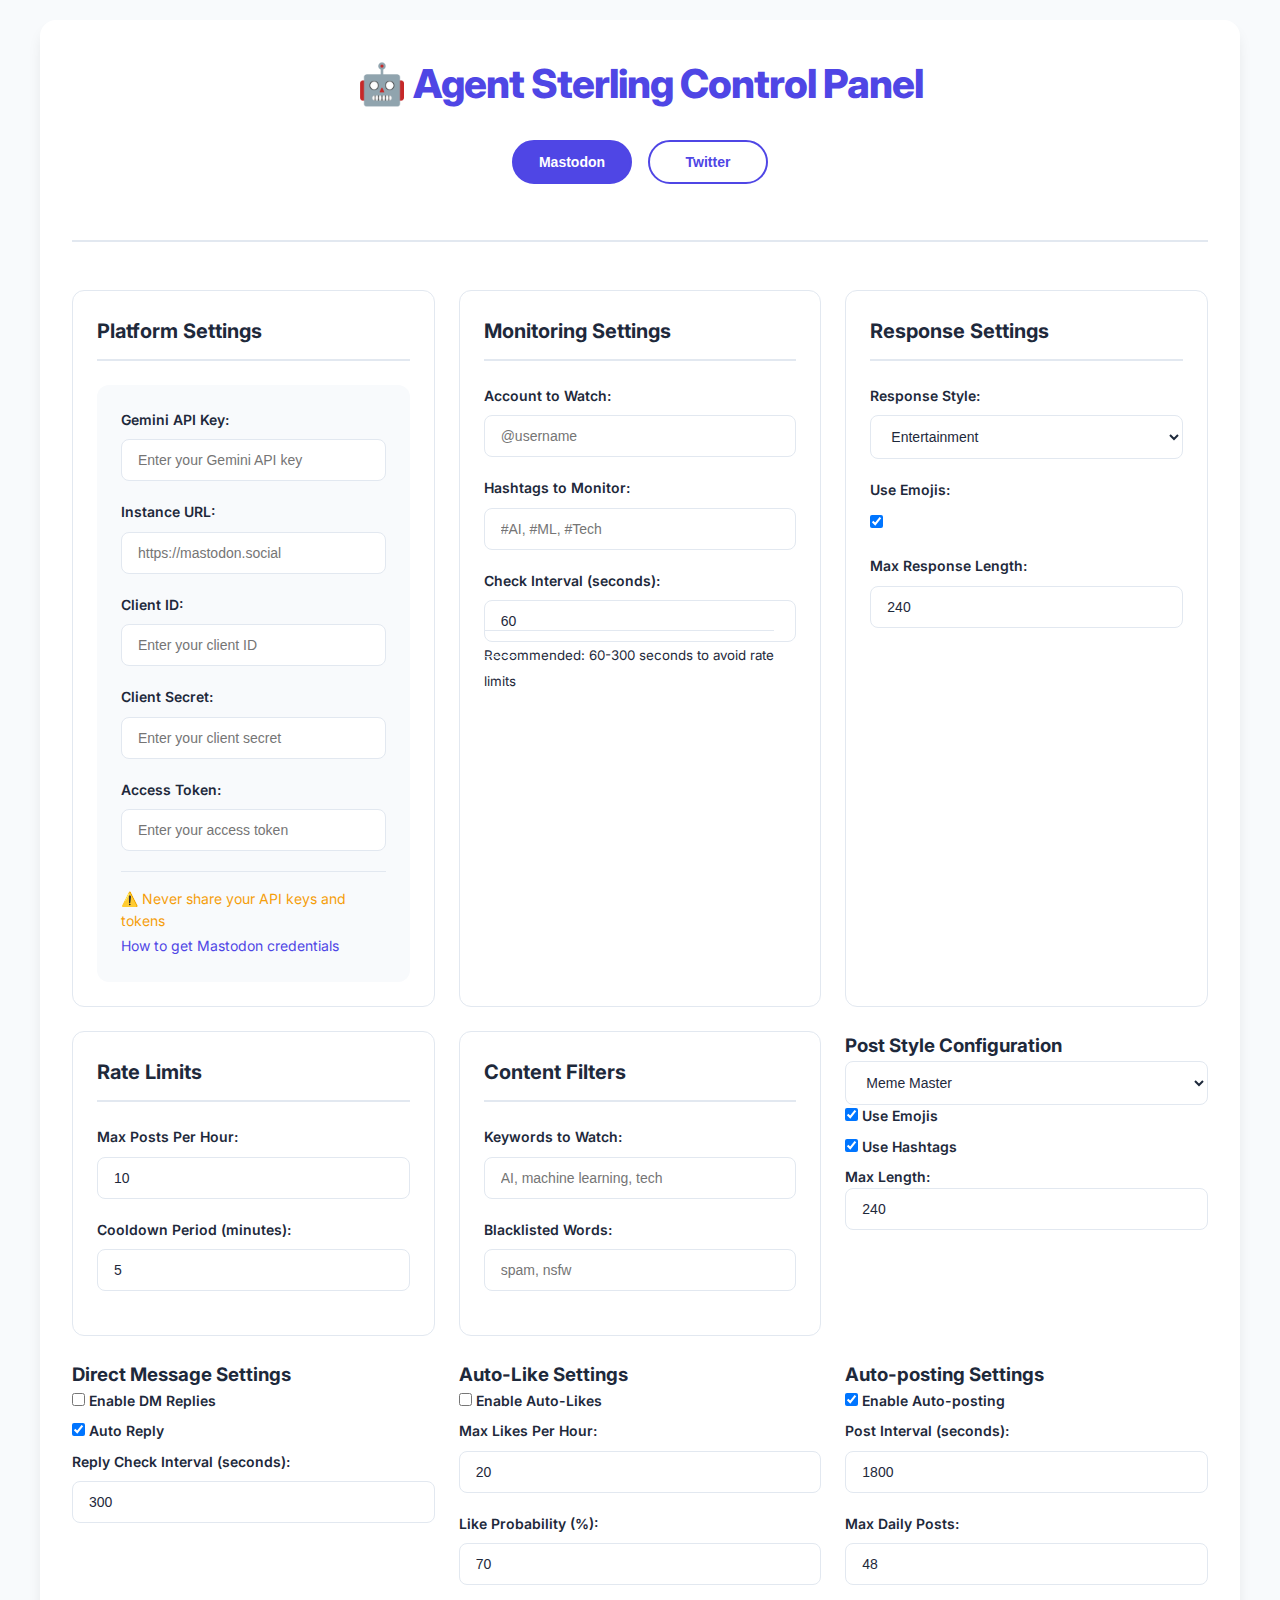
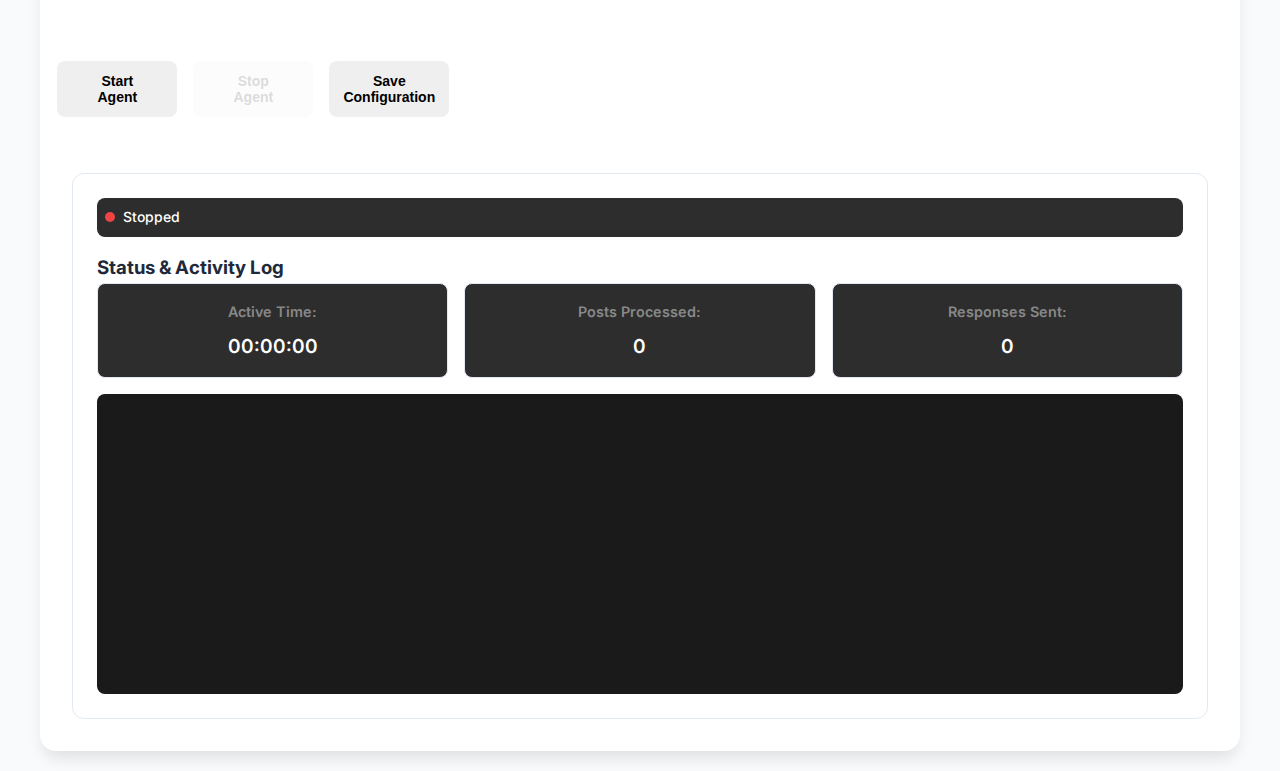
<file: static/index.html>
<!DOCTYPE html>
<html lang="en">
<head>
    <meta charset="UTF-8">
    <meta name="viewport" content="width=device-width, initial-scale=1.0">
    <meta name="theme-color" content="#4F46E5">
    <link rel="preconnect" href="https://fonts.googleapis.com">
    <link rel="preconnect" href="https://fonts.gstatic.com" crossorigin>
    <link href="https://fonts.googleapis.com/css2?family=Inter:wght@400;500;600;700;800&family=Fira+Code&display=swap" rel="stylesheet">
    <meta name="description" content="Control panel for Agent Sterling Social Bot">
    <title>Agent Sterling Control Panel</title>
    <link rel="icon" type="image/x-icon" href="sterling.jpg">
    <link rel="stylesheet" href="styles.css">
    <script src="app.js" defer></script>
</head>
<body>
    <div class="container">
        <header>
            <h1>🤖 Agent Sterling Control Panel</h1>
            <div class="platform-toggle">
                <button class="platform-btn active" data-platform="mastodon">Mastodon</button>
                <button class="platform-btn" data-platform="twitter">Twitter</button>
            </div>
        </header>

        <div class="main-content">
            <!-- Platform Settings -->
            <div class="section">
                <h2>Platform Settings</h2>
                <div class="platform-settings">
                    <!-- Mastodon Settings -->
                    <div class="platform-config" id="mastodon-config">
                        <div class="control-group">
                            <label for="geminiApiKey">Gemini API Key:</label>
                            <input type="password" id="geminiApiKey" placeholder="Enter your Gemini API key">
                        </div>
                        <div class="control-group">
                            <label for="mastodonInstance">Instance URL:</label>
                            <input type="text" id="mastodonInstance" placeholder="https://mastodon.social">
                        </div>
                        <div class="control-group">
                            <label for="mastodonClientId">Client ID:</label>
                            <input type="password" id="mastodonClientId" placeholder="Enter your client ID">
                        </div>
                        <div class="control-group">
                            <label for="mastodonClientSecret">Client Secret:</label>
                            <input type="password" id="mastodonClientSecret" placeholder="Enter your client secret">
                        </div>
                        <div class="control-group">
                            <label for="mastodonToken">Access Token:</label>
                            <input type="password" id="mastodonToken" placeholder="Enter your access token">
                        </div>
                        <div class="help-text">
                            <p>⚠️ Never share your API keys and tokens</p>
                            <a href="https://docs.joinmastodon.org/client/token/" target="_blank">How to get Mastodon credentials</a>
                        </div>
                    </div>

                    <!-- Twitter Settings -->
                    <div class="platform-config" id="twitter-config" style="display: none;">
                        <div class="control-group">
                            <label for="twitterApiKey">API Key:</label>
                            <input type="password" id="twitterApiKey" placeholder="Enter your API key">
                        </div>
                        <div class="control-group">
                            <label for="twitterApiSecret">API Secret:</label>
                            <input type="password" id="twitterApiSecret" placeholder="Enter your API secret">
                        </div>
                        <div class="control-group">
                            <label for="twitterAccessToken">Access Token:</label>
                            <input type="password" id="twitterAccessToken" placeholder="Enter your access token">
                        </div>
                        <div class="control-group">
                            <label for="twitterAccessSecret">Access Token Secret:</label>
                            <input type="password" id="twitterAccessSecret" placeholder="Enter your access token secret">
                        </div>
                        <div class="control-group">
                            <label for="twitterBearerToken">Bearer Token:</label>
                            <input type="password" id="twitterBearerToken" placeholder="Enter your bearer token">
                        </div>
                        <div class="help-text">
                            <p>⚠️ Never share your API keys and tokens</p>
                            <a href="https://developer.twitter.com/en/docs/authentication/oauth-2-0" target="_blank">How to get Twitter credentials</a>
                        </div>
                    </div>
                </div>
            </div>

            <!-- Monitoring Settings -->
            <div class="section">
                <h2>Monitoring Settings</h2>
                <div class="control-group">
                    <label for="accountToWatch">Account to Watch:</label>
                    <input type="text" id="accountToWatch" placeholder="@username">
                </div>
                <div class="control-group">
                    <label for="hashtags">Hashtags to Monitor:</label>
                    <input type="text" id="hashtags" placeholder="#AI, #ML, #Tech">
                </div>
                <div class="control-group">
                    <label for="checkInterval">Check Interval (seconds):</label>
                    <input type="number" id="checkInterval" min="60" max="300" value="60">
                    <small class="help-text">Recommended: 60-300 seconds to avoid rate limits</small>
                </div>
            </div>

            <!-- Response Settings -->
            <div class="section">
                <h2>Response Settings</h2>
                <div class="control-group">
                    <label for="responseType">Response Style:</label>
                    <select id="responseType">
                        <option value="entertainment">Entertainment</option>
                        <option value="meme">Meme Style</option>
                        <option value="pop_culture">Pop Culture</option>
                        <option value="wordplay">Wordplay</option>
                    </select>
                </div>
                <div class="control-group">
                    <label for="useEmojis">Use Emojis:</label>
                    <input type="checkbox" id="useEmojis" checked>
                </div>
                <div class="control-group">
                    <label for="maxResponseLength">Max Response Length:</label>
                    <input type="number" id="maxResponseLength" min="50" max="500" value="240">
                </div>
            </div>

            <!-- Rate Limits -->
            <div class="section">
                <h2>Rate Limits</h2>
                <div class="control-group">
                    <label for="maxPostsPerHour">Max Posts Per Hour:</label>
                    <input type="number" id="maxPostsPerHour" min="1" max="50" value="10">
                </div>
                <div class="control-group">
                    <label for="cooldownPeriod">Cooldown Period (minutes):</label>
                    <input type="number" id="cooldownPeriod" min="1" value="5">
                </div>
            </div>

            <!-- Content Filters -->
            <div class="section">
                <h2>Content Filters</h2>
                <div class="control-group">
                    <label for="keywords">Keywords to Watch:</label>
                    <input type="text" id="keywords" placeholder="AI, machine learning, tech">
                </div>
                <div class="control-group">
                    <label for="blacklist">Blacklisted Words:</label>
                    <input type="text" id="blacklist" placeholder="spam, nsfw">
                </div>
            </div>

            <!-- Post Style Configuration -->
            <div class="post-style-section">
                <h3>Post Style Configuration</h3>
                <div class="style-options">
                    <select id="postStyle" onchange="updatePostStyle()">
                        <option value="meme">Meme Master</option>
                        <option value="entertainer">Entertainer</option>
                        <option value="informative">Informative</option>
                        <option value="storyteller">Storyteller</option>
                        <option value="analyst">Analyst</option>
                    </select>
                </div>
                <div class="style-settings">
                    <label>
                        <input type="checkbox" id="postStyleEmojis" checked>
                        Use Emojis
                    </label>
                    <label>
                        <input type="checkbox" id="useHashtags" checked>
                        Use Hashtags
                    </label>
                    <label>
                        Max Length:
                        <input type="number" id="postStyleMaxLength" value="240" min="1" max="500">
                    </label>
                </div>
            </div>

            <!-- DM Settings -->
            <div class="dm-settings-section">
                <h3>Direct Message Settings</h3>
                <div class="dm-options">
                    <label class="switch">
                        <input type="checkbox" id="dmEnabled">
                        <span class="slider round"></span>
                        Enable DM Replies
                    </label>
                    <label class="switch">
                        <input type="checkbox" id="autoReply" checked>
                        <span class="slider round"></span>
                        Auto Reply
                    </label>
                    <div class="control-group">
                        <label for="replyInterval">Reply Check Interval (seconds):</label>
                        <input type="number" id="replyInterval" value="300" min="60" max="3600">
                    </div>
                </div>
            </div>

            <!-- Like Settings -->
            <div class="like-settings-section">
                <h3>Auto-Like Settings</h3>
                <div class="like-options">
                    <label class="switch">
                        <input type="checkbox" id="likeEnabled">
                        <span class="slider round"></span>
                        Enable Auto-Likes
                    </label>
                    <div class="control-group">
                        <label for="maxLikesPerHour">Max Likes Per Hour:</label>
                        <input type="number" id="maxLikesPerHour" value="20" min="1" max="50">
                    </div>
                    <div class="control-group">
                        <label for="likeProbability">Like Probability (%):</label>
                        <input type="number" id="likeProbability" value="70" min="1" max="100">
                    </div>
                </div>
            </div>

            <!-- Auto-posting Settings -->
            <div class="auto-post-settings-section">
                <h3>Auto-posting Settings</h3>
                <div class="auto-post-options">
                    <label class="switch">
                        <input type="checkbox" id="autoPostEnabled" checked>
                        <span class="slider round"></span>
                        Enable Auto-posting
                    </label>
                    <div class="control-group">
                        <label for="postInterval">Post Interval (seconds):</label>
                        <input type="number" id="postInterval" value="1800" min="300" max="7200">
                    </div>
                    <div class="control-group">
                        <label for="maxDailyPosts">Max Daily Posts:</label>
                        <input type="number" id="maxDailyPosts" value="48" min="1" max="96">
                    </div>
                </div>
            </div>

            <!-- Action Buttons -->
            <div class="actions">
                <button id="startBtn" class="primary">Start Agent</button>
                <button id="stopBtn" class="secondary" disabled>Stop Agent</button>
                <button id="saveConfig" class="secondary">Save Configuration</button>
            </div>

            <!-- Status Panel -->
            <div class="status-panel">
                <div class="status-indicator" id="statusIndicator">
                    <span class="status-dot"></span>
                    <span class="status-text">Stopped</span>
                </div>
                <h3>Status & Activity Log</h3>
                <div class="metrics">
                    <div class="metric">
                        <span class="metric-label">Active Time:</span>
                        <span id="activeTime">00:00:00</span>
                    </div>
                    <div class="metric">
                        <span class="metric-label">Posts Processed:</span>
                        <span id="postsProcessed">0</span>
                    </div>
                    <div class="metric">
                        <span class="metric-label">Responses Sent:</span>
                        <span id="responsesSent">0</span>
                    </div>
                </div>
                <div id="statusLog" class="log-container"></div>
            </div>
        </div>
    </div>

    <script src="app.js"></script>
</body>
</html>
</file>
<file: static/styles.css>
:root {
    /* Modern Color Palette */
    --primary-color: #4F46E5;  /* Indigo */
    --primary-hover: #4338CA;
    --secondary-color: #0EA5E9;  /* Sky Blue */
    --background-color: #F8FAFC;
    --surface-color: #FFFFFF;
    --border-color: #E2E8F0;
    --text-primary: #1E293B;
    --text-secondary: #64748B;
    --success-color: #10B981;
    --error-color: #EF4444;
    --warning-color: #F59E0B;
    
    /* Shadows */
    --shadow-sm: 0 1px 2px 0 rgb(0 0 0 / 0.05);
    --shadow-md: 0 4px 6px -1px rgb(0 0 0 / 0.1);
    --shadow-lg: 0 10px 15px -3px rgb(0 0 0 / 0.1);
}

* {
    margin: 0;
    padding: 0;
    box-sizing: border-box;
}

body {
    font-family: 'Inter', -apple-system, BlinkMacSystemFont, "Segoe UI", Roboto, sans-serif;
    background-color: var(--background-color);
    color: var(--text-primary);
    line-height: 1.6;
    padding: 20px;
    min-height: 100vh;
}

.container {
    max-width: 1200px;
    margin: 0 auto;
    background: var(--surface-color);
    padding: 2rem;
    border-radius: 1rem;
    box-shadow: var(--shadow-lg);
}

/* Header Styles */
header {
    text-align: center;
    margin-bottom: 3rem;
    padding-bottom: 2rem;
    border-bottom: 2px solid var(--border-color);
}

h1 {
    color: var(--primary-color);
    margin-bottom: 1.5rem;
    font-size: 2.5rem;
    font-weight: 800;
    letter-spacing: -0.025em;
}

.platform-toggle {
    display: flex;
    justify-content: center;
    gap: 1rem;
    margin-bottom: 1.5rem;
}

.platform-btn {
    padding: 0.75rem 1.5rem;
    border: 2px solid var(--primary-color);
    border-radius: 9999px;
    background: transparent;
    color: var(--primary-color);
    cursor: pointer;
    transition: all 0.2s ease;
    font-size: 0.875rem;
    font-weight: 600;
    min-width: 120px;
}

.platform-btn.active {
    background: var(--primary-color);
    color: white;
}

.platform-btn:hover:not(.active) {
    background: rgba(79, 70, 229, 0.1);
}

/* Main Content Grid */
.main-content {
    display: grid;
    grid-template-columns: repeat(auto-fit, minmax(350px, 1fr));
    gap: 1.5rem;
}

/* Section Styles */
.section {
    background: var(--surface-color);
    padding: 1.5rem;
    border: 1px solid var(--border-color);
    border-radius: 0.75rem;
    transition: all 0.3s ease;
}

.section:hover {
    box-shadow: var(--shadow-md);
    transform: translateY(-2px);
}

h2 {
    color: var(--text-primary);
    margin-bottom: 1.5rem;
    font-size: 1.25rem;
    font-weight: 700;
    padding-bottom: 0.75rem;
    border-bottom: 2px solid var(--border-color);
}

/* Form Controls */
.control-group {
    margin-bottom: 1.25rem;
}

label {
    display: block;
    margin-bottom: 0.5rem;
    font-weight: 600;
    color: var(--text-primary);
    font-size: 0.875rem;
}

input[type="text"],
input[type="number"],
input[type="password"],
select {
    width: 100%;
    padding: 0.75rem 1rem;
    border: 1px solid var(--border-color);
    border-radius: 0.5rem;
    font-size: 0.875rem;
    transition: all 0.2s ease;
    background-color: var(--surface-color);
    color: var(--text-primary);
}

input:focus,
select:focus {
    border-color: var(--primary-color);
    outline: none;
    box-shadow: 0 0 0 3px rgba(79, 70, 229, 0.1);
}

/* Platform Config */
.platform-config {
    background: var(--background-color);
    padding: 1.5rem;
    border-radius: 0.75rem;
    margin-top: 1rem;
}

/* Help Text */
.help-text {
    margin-top: 1rem;
    padding-top: 1rem;
    border-top: 1px solid var(--border-color);
}

.help-text p {
    color: var(--warning-color);
    font-size: 0.875rem;
    display: flex;
    align-items: center;
    gap: 0.5rem;
}

.help-text a {
    color: var(--primary-color);
    text-decoration: none;
    font-size: 0.875rem;
    display: inline-flex;
    align-items: center;
    gap: 0.25rem;
}

.help-text a:hover {
    text-decoration: underline;
}

/* Action Buttons */
.actions {
    display: flex;
    gap: 1rem;
    margin: 2rem 0;
    justify-content: center;
}

button {
    padding: 0.75rem 1.5rem;
    border: none;
    border-radius: 0.5rem;
    cursor: pointer;
    font-weight: 600;
    font-size: 0.875rem;
    transition: all 0.2s ease;
    min-width: 120px;
    display: inline-flex;
    align-items: center;
    justify-content: center;
    gap: 0.5rem;
    position: relative;
    overflow: hidden;
}

button::after {
    content: '';
    position: absolute;
    top: 0;
    left: 0;
    right: 0;
    bottom: 0;
    background: rgba(255, 255, 255, 0.1);
    opacity: 0;
    transition: opacity 0.2s ease;
}

button:hover:not(:disabled)::after {
    opacity: 1;
}

button:disabled {
    opacity: 0.5;
    cursor: not-allowed;
}

button.disabled {
    opacity: 0.5;
    cursor: not-allowed;
    pointer-events: none;
}

/* Add loading indicator for start button */
@keyframes pulse {
    0% { opacity: 1; }
    50% { opacity: 0.5; }
    100% { opacity: 1; }
}

button:disabled:not(.stopped) {
    animation: pulse 1.5s infinite;
}

/* Status indicator */
.status-indicator {
    display: inline-flex;
    align-items: center;
    gap: 0.5rem;
    padding: 0.5rem 1rem;
    border-radius: 0.5rem;
    font-size: 0.875rem;
    font-weight: 500;
    margin-bottom: 1rem;
    transition: all 0.3s ease;
}

.status-indicator.running {
    background-color: var(--success-color);
    color: white;
}

.status-indicator.stopped {
    background-color: var(--error-color);
    color: white;
}

.status-dot {
    width: 8px;
    height: 8px;
    border-radius: 50%;
    background-color: currentColor;
    animation: pulse 2s infinite;
}

@keyframes pulse {
    0% { opacity: 1; }
    50% { opacity: 0.5; }
    100% { opacity: 1; }
}

/* Status Panel */
.status-panel {
    grid-column: 1 / -1;
    background: var(--surface-color);
    padding: 1.5rem;
    border-radius: 0.75rem;
    border: 1px solid var(--border-color);
}

.metrics {
    display: grid;
    grid-template-columns: repeat(auto-fit, minmax(200px, 1fr));
    gap: 1rem;
    margin-bottom: 1.5rem;
}

.metric {
    background: var(--background-color);
    padding: 1rem;
    border-radius: 0.5rem;
    text-align: center;
    border: 1px solid var(--border-color);
}

.metric-label {
    font-weight: 600;
    color: var(--text-secondary);
    font-size: 0.875rem;
}

.metric span:not(.metric-label) {
    font-size: 1.5rem;
    font-weight: 700;
    color: var(--primary-color);
}

/* Log Section */
.log {
    height: 300px;
    overflow-y: auto;
    padding: 1rem;
    background-color: var(--background-color);
    border: 1px solid var(--border-color);
    border-radius: 0.5rem;
    font-family: 'Fira Code', monospace;
    font-size: 0.875rem;
}

.log-entry {
    margin: 0.75rem 0;
    padding: 1rem;
    border-radius: 0.5rem;
    line-height: 1.5;
    border-left: 4px solid transparent;
    background-color: var(--background-color);
    font-family: 'Inter', sans-serif;
}

.log-time {
    color: var(--text-secondary);
    font-family: 'Fira Code', monospace;
    font-size: 0.85rem;
    margin-right: 0.5rem;
}

.log-message {
    margin-bottom: 0.5rem;
    font-weight: 500;
}

.log-details {
    font-size: 0.9rem;
    padding: 0.75rem;
    background: rgba(0, 0, 0, 0.05);
    border-radius: 0.375rem;
    margin-top: 0.5rem;
    white-space: pre-wrap;
    line-height: 1.6;
}

.log-key {
    color: var(--primary-color);
    font-weight: 600;
    margin-right: 0.5rem;
}

.log-entry.info {
    border-left-color: var(--primary-color);
    background-color: rgba(79, 70, 229, 0.1);
}

.log-entry.success {
    border-left-color: var(--success-color);
    background-color: rgba(16, 185, 129, 0.1);
}

.log-entry.error {
    border-left-color: var(--error-color);
    background-color: rgba(239, 68, 68, 0.1);
}

.log-entry.warning {
    border-left-color: var(--warning-color);
    background-color: rgba(245, 158, 11, 0.1);
}

/* Dark Mode */
@media (prefers-color-scheme: dark) {
    :root {
        --background-color: #0F172A;
        --surface-color: #1E293B;
        --border-color: #334155;
        --text-primary: #F8FAFC;
        --text-secondary: #94A3B8;
    }

    input,
    select,
    .platform-config {
        background-color: #1E293B;
        color: var(--text-primary);
        border-color: var(--border-color);
    }

    .log {
        background-color: #1E293B;
    }

    .metric {
        background-color: #1E293B;
    }
}

/* Responsive Design */
@media (max-width: 768px) {
    .container {
        padding: 1rem;
    }

    .main-content {
        grid-template-columns: 1fr;
    }
    
    .actions {
        flex-direction: column;
    }
    
    button {
        width: 100%;
    }

    .metrics {
        grid-template-columns: 1fr;
    }
}

.notification-container {
    position: fixed;
    top: 20px;
    right: 20px;
    z-index: 1000;
}

.notification {
    padding: 12px 24px;
    margin-bottom: 10px;
    border-radius: 4px;
    color: white;
    opacity: 1;
    transition: opacity 0.3s ease;
}

.notification.success {
    background-color: #4caf50;
}

.notification.error {
    background-color: #f44336;
}

.notification.info {
    background-color: #2196f3;
}

.notification.fade-out {
    opacity: 0;
}

.log-container {
    height: 300px;
    overflow-y: auto;
    background: #1a1a1a;
    border-radius: 8px;
    padding: 1rem;
    margin-top: 1rem;
    font-family: 'Fira Code', monospace;
    font-size: 0.9rem;
}

.log-entry {
    margin-bottom: 0.5rem;
    padding: 0.5rem;
    border-radius: 4px;
    display: flex;
    align-items: flex-start;
    gap: 0.5rem;
}

.log-entry .timestamp {
    color: #888;
    font-size: 0.8rem;
    white-space: nowrap;
}

.log-entry .message {
    color: #fff;
    word-break: break-word;
}

.log-entry.info {
    background: rgba(59, 130, 246, 0.1);
    border-left: 3px solid #3b82f6;
}

.log-entry.success {
    background: rgba(34, 197, 94, 0.1);
    border-left: 3px solid #22c55e;
}

.log-entry.error {
    background: rgba(239, 68, 68, 0.1);
    border-left: 3px solid #ef4444;
}

.log-entry.warning {
    background: rgba(234, 179, 8, 0.1);
    border-left: 3px solid #eab308;
}

.status-indicator {
    display: flex;
    align-items: center;
    gap: 0.5rem;
    padding: 0.5rem;
    border-radius: 8px;
    background: #2d2d2d;
    margin-bottom: 1rem;
}

.status-indicator .status-dot {
    width: 10px;
    height: 10px;
    border-radius: 50%;
    background: #ef4444;
}

.status-indicator.running .status-dot {
    background: #22c55e;
    animation: pulse 2s infinite;
}

.status-indicator .status-text {
    font-weight: 500;
    color: #fff;
}

@keyframes pulse {
    0% {
        transform: scale(1);
        opacity: 1;
    }
    50% {
        transform: scale(1.2);
        opacity: 0.7;
    }
    100% {
        transform: scale(1);
        opacity: 1;
    }
}

.metrics {
    display: grid;
    grid-template-columns: repeat(auto-fit, minmax(200px, 1fr));
    gap: 1rem;
    margin-bottom: 1rem;
}

.metric {
    background: #2d2d2d;
    padding: 1rem;
    border-radius: 8px;
    display: flex;
    flex-direction: column;
    gap: 0.5rem;
}

.metric-label {
    color: #888;
    font-size: 0.9rem;
}

.metric span:last-child {
    color: #fff;
    font-size: 1.2rem;
    font-weight: 600;
}
</file>
